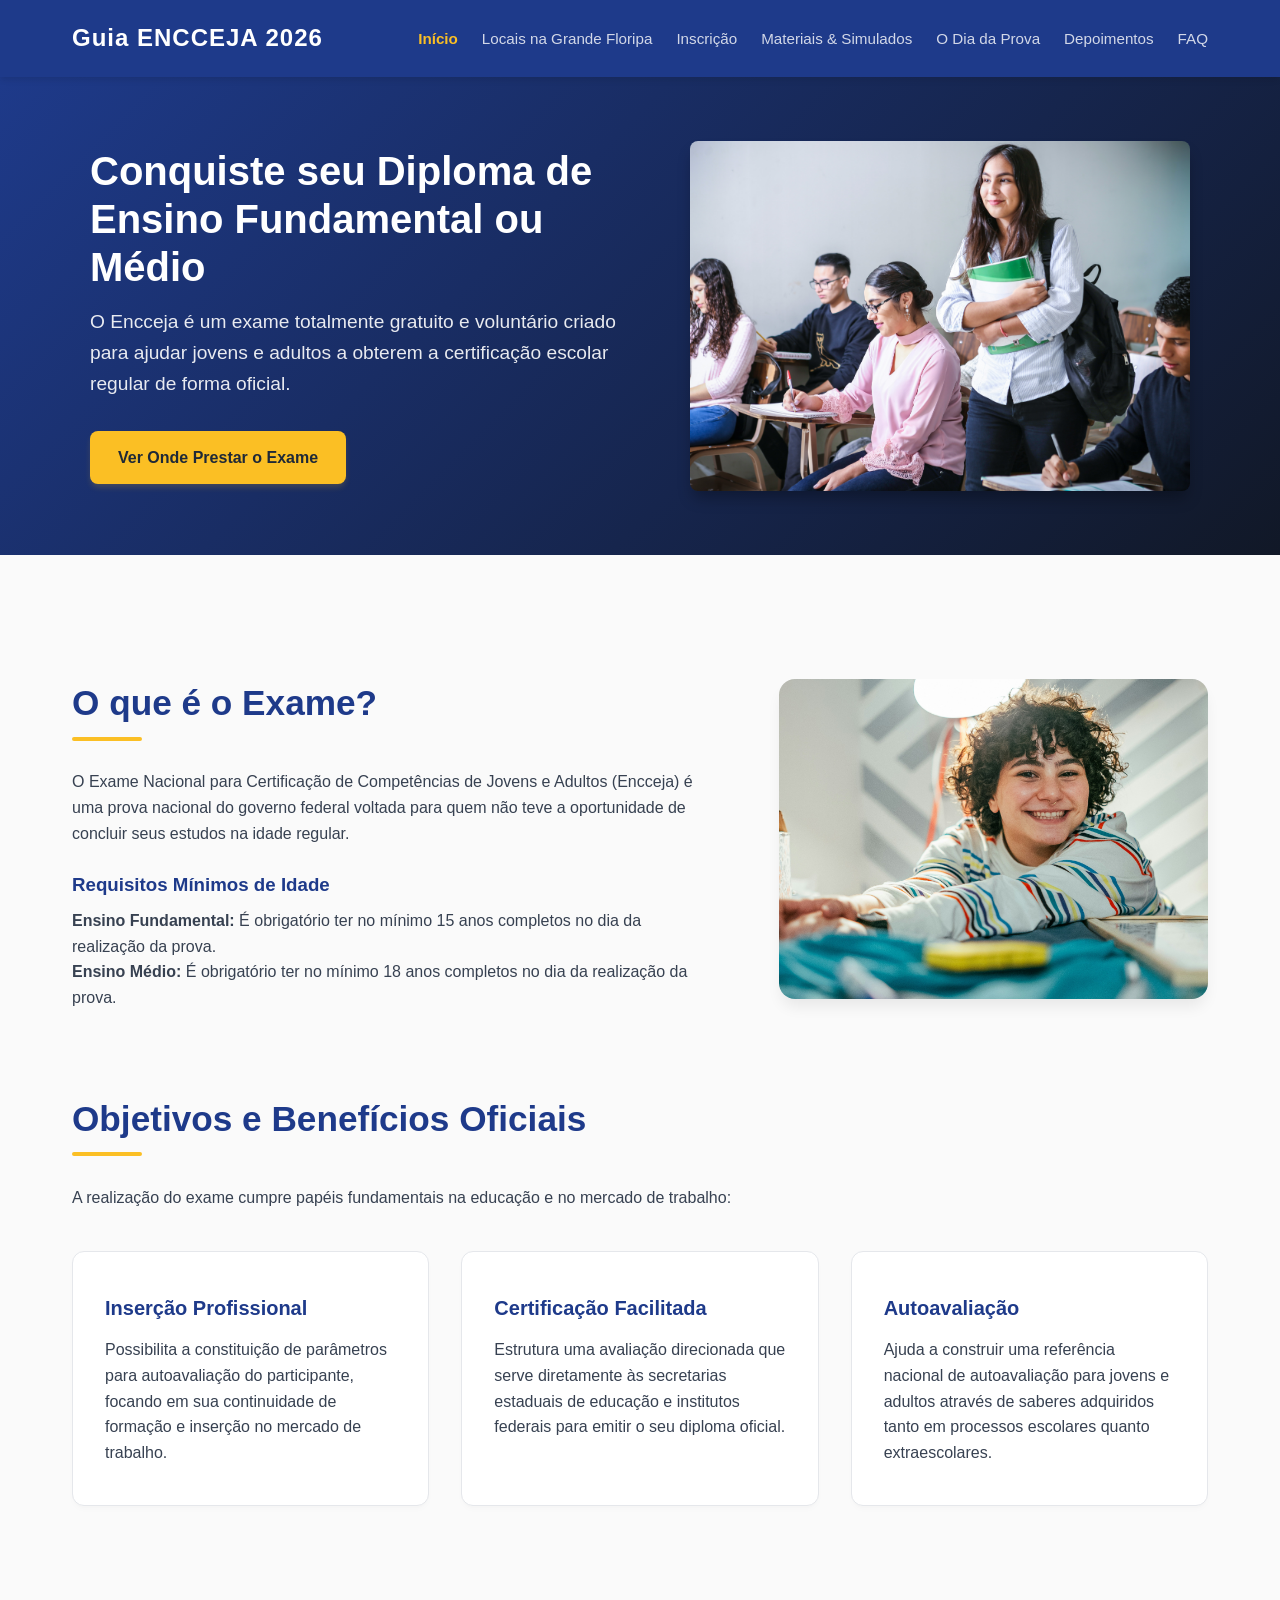
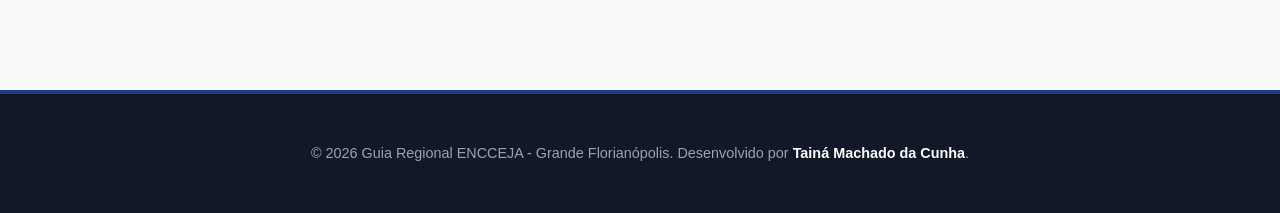
<file: index.html>
<!DOCTYPE html>
<html lang="pt-BR">
<head>
    <meta charset="UTF-8">
    <meta name="viewport" content="width=device-width, initial-scale=1.0">
    <title>Guia ENCCEJA - Página Inicial</title>
    <link rel="stylesheet" href="css/estilo.css">
</head>
<body>

    <header>
        <div class="nav-container">
            <a href="index.html"><h1>Guia ENCCEJA 2026</h1></a>
            <nav>
                <ul class="nav-menu">
                    <li><a href="index.html" class="active">Início</a></li>
                    <li><a href="locais.html">Locais na Grande Floripa</a></li>
                    <li><a href="inscricao.html">Inscrição</a></li>
                    <li><a href="materiais.html">Materiais & Simulados</a></li>
                    <li><a href="prova.html">O Dia da Prova</a></li>
                    <li><a href="depoimentos.html">Depoimentos</a></li>
                    <li><a href="faq.html">FAQ</a></li>
                </ul>
            </nav>
        </div>
    </header>

    <div class="hero">
        <div class="hero-content">
            <h2>Conquiste seu Diploma de Ensino Fundamental ou Médio</h2>
            <p>O Encceja é um exame totalmente gratuito e voluntário criado para ajudar jovens e adultos a obterem a certificação escolar regular de forma oficial.</p>
            <a href="locais.html" class="btn">Ver Onde Prestar o Exame</a>
        </div>
        <div class="hero-image-wrapper">
            <img src="aluno.jpg" alt="Alunos estudando para o exame" class="hero-image">
        </div>
    </div>

    <div class="container">
        <section class="split-section">
            <div class="split-text">
                <h2 class="section-title">O que é o Exame?</h2>
                <p>O Exame Nacional para Certificação de Competências de Jovens e Adultos (Encceja) é uma prova nacional do governo federal voltada para quem não teve a oportunidade de concluir seus estudos na idade regular.</p>
                
                <h3 style="margin-top: 1.5rem; color: #1E3A8A;">Requisitos Mínimos de Idade</h3>
                <p style="margin-top: 0.5rem;"><strong>Ensino Fundamental:</strong> É obrigatório ter no mínimo 15 anos completos no dia da realização da prova.</p>
                <p><strong>Ensino Médio:</strong> É obrigatório ter no mínimo 18 anos completos no dia da realização da prova.</p>
            </div>
            <div class="split-image-wrapper">
                <img src="mulherFeliz.jpg" alt="Estudante feliz com a conquista do diploma" class="split-image">
            </div>
        </section>

        <section style="margin-top: 2rem;">
            <h2 class="section-title">Objetivos e Benefícios Oficiais</h2>
            <p>A realização do exame cumpre papéis fundamentais na educação e no mercado de trabalho:</p>
            <div class="grid-container">
                <div class="card">
                    <h4>Inserção Profissional</h4>
                    <p>Possibilita a constituição de parâmetros para autoavaliação do participante, focando em sua continuidade de formação e inserção no mercado de trabalho.</p>
                </div>
                <div class="card">
                    <h4>Certificação Facilitada</h4>
                    <p>Estrutura uma avaliação direcionada que serve diretamente às secretarias estaduais de educação e institutos federais para emitir o seu diploma oficial.</p>
                </div>
                <div class="card">
                    <h4>Autoavaliação</h4>
                    <p>Ajuda a construir uma referência nacional de autoavaliação para jovens e adultos através de saberes adquiridos tanto em processos escolares quanto extraescolares.</p>
                </div>
            </div>
        </section>
    </div>

    <footer>
        <p>&copy; 2026 Guia Regional ENCCEJA - Grande Florianópolis. Desenvolvido por <strong>Tainá Machado da Cunha</strong>.</p>
    </footer>

</body>
</html>
</file>
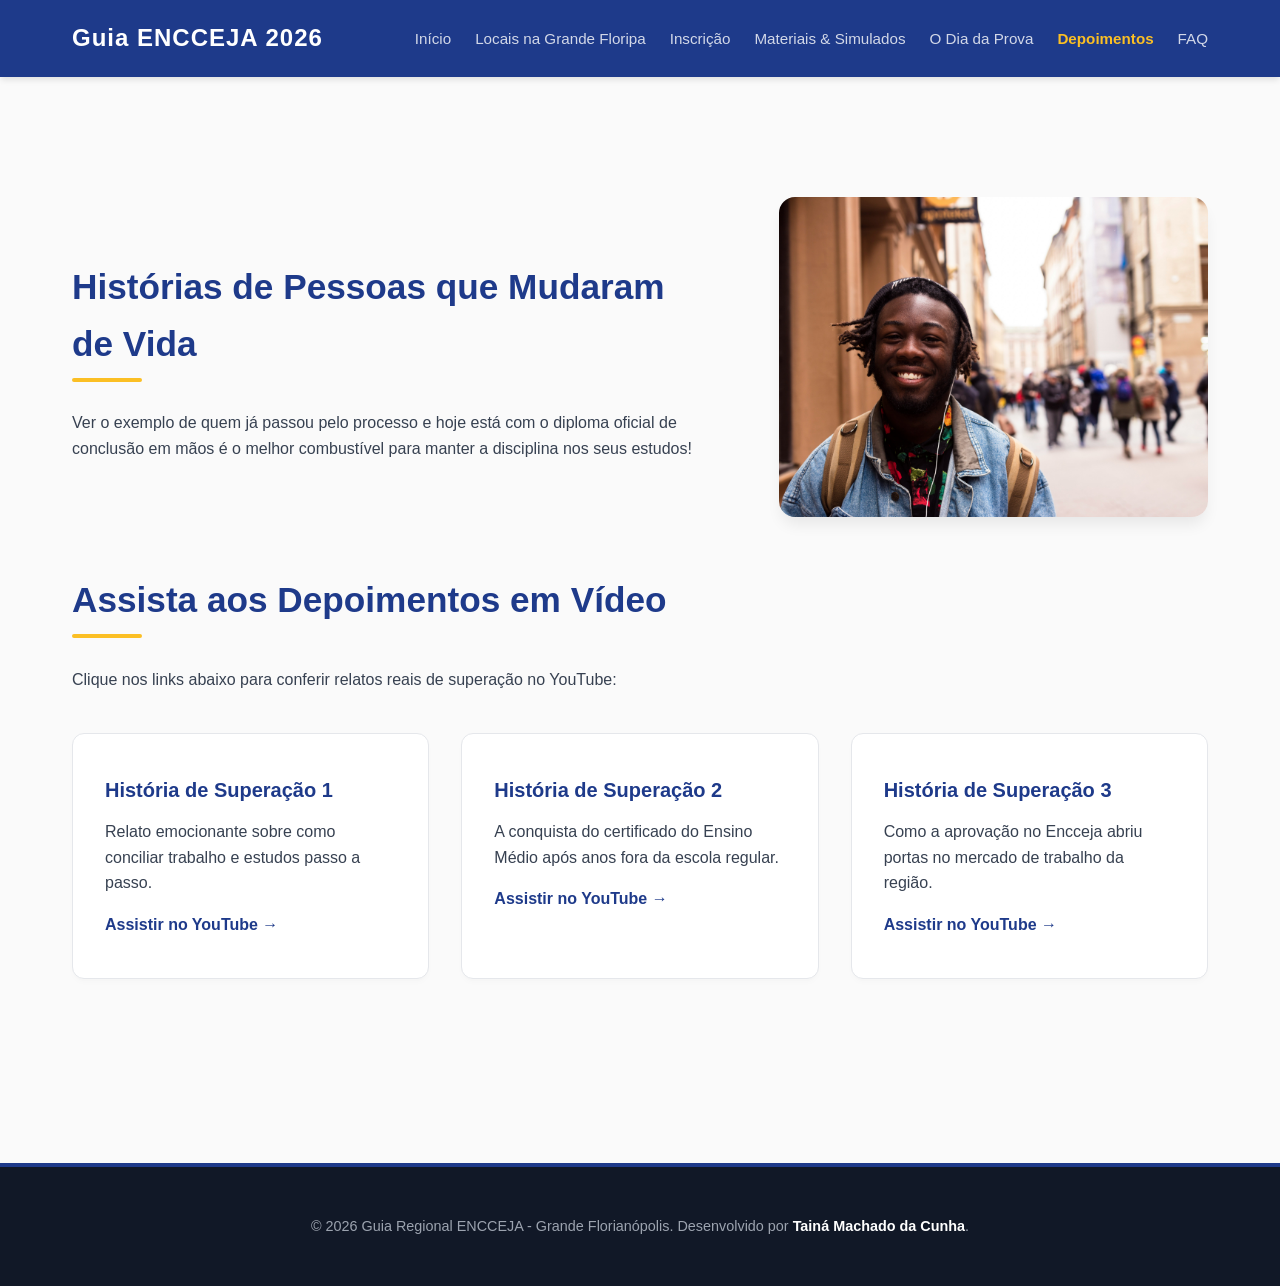
<file: depoimentos.html>
<!DOCTYPE html>
<html lang="pt-BR">
<head>
    <meta charset="UTF-8">
    <meta name="viewport" content="width=device-width, initial-scale=1.0">
    <title>Histórias de Sucesso e Depoimentos</title>
    <link rel="stylesheet" href="css/estilo.css">
</head>
<body>

    <header>
        <div class="nav-container">
            <a href="index.html"><h1>Guia ENCCEJA 2026</h1></a>
            <nav>
                <ul class="nav-menu">
                   <li><a href="index.html">Início</a></li>
                    <li><a href="locais.html">Locais na Grande Floripa</a></li>
                    <li><a href="inscricao.html">Inscrição</a></li>
                    <li><a href="materiais.html">Materiais & Simulados</a></li>
                    <li><a href="prova.html">O Dia da Prova</a></li>
                    <li><a href="depoimentos.html" class="active">Depoimentos</a></li>
                    <li><a href="faq.html">FAQ</a></li>
                </ul>
            </nav>
        </div>
    </header>

    <div class="container">
        <section class="split-section">
            <div class="split-text">
                <h2 class="section-title">Histórias de Pessoas que Mudaram de Vida</h2>
                <p>Ver o exemplo de quem já passou pelo processo e hoje está com o diploma oficial de conclusão em mãos é o melhor combustível para manter a disciplina nos seus estudos!</p>
            </div>
            <div class="split-image-wrapper">
                <img src="homemFeliz.jpg" alt="Estudante aprovado com sucesso" class="split-image">
            </div>
        </section>

        <section>
            <h2 class="section-title">Assista aos Depoimentos em Vídeo</h2>
            <p>Clique nos links abaixo para conferir relatos reais de superação no YouTube:</p>
            
            <div class="grid-container">
                <div class="card">
                    <h4>História de Superação 1</h4>
                    <p>Relato emocionante sobre como conciliar trabalho e estudos passo a passo.</p>
                    <a href="https://youtu.be/ZC_rlOU1AcQ?si=OFwSfkQn_tKAQerJ" target="_blank" style="color: #1E3A8A; font-weight: bold; display: block; margin-top: 1rem;">Assistir no YouTube →</a>
                </div>
                <div class="card">
                    <h4>História de Superação 2</h4>
                    <p>A conquista do certificado do Ensino Médio após anos fora da escola regular.</p>
                    <a href="https://youtu.be/uUY8FVKooxU?si=T9qXF6eELVMPBtID" target="_blank" style="color: #1E3A8A; font-weight: bold; display: block; margin-top: 1rem;">Assistir no YouTube →</a>
                </div>
                <div class="card">
                    <h4>História de Superação 3</h4>
                    <p>Como a aprovação no Encceja abriu portas no mercado de trabalho da região.</p>
                    <a href="https://youtu.be/GnOQK8-oYls?si=NPKYJdvwulje_Hsr" target="_blank" style="color: #1E3A8A; font-weight: bold; display: block; margin-top: 1rem;">Assistir no YouTube →</a>
                </div>
            </div>
        </section>
    </div>

    <footer>
        <p>&copy; 2026 Guia Regional ENCCEJA - Grande Florianópolis. Desenvolvido por <strong>Tainá Machado da Cunha</strong>.</p>
    </footer>

</body>
</html>
</file>
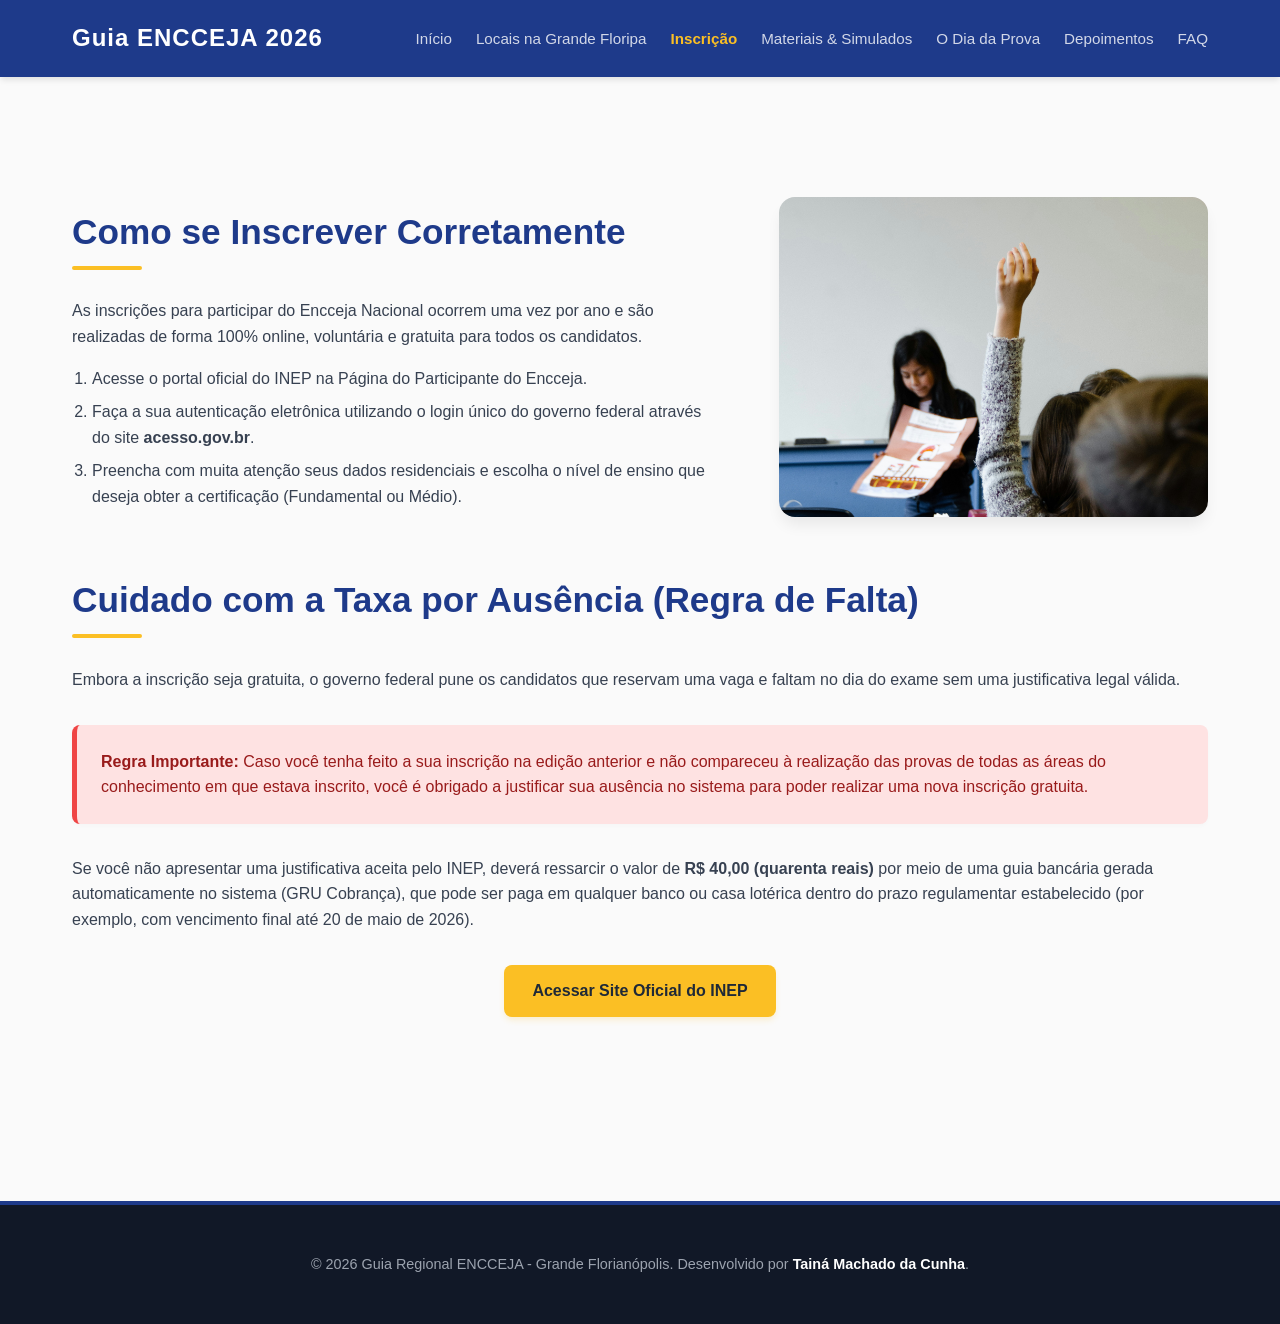
<file: inscricao.html>
<!DOCTYPE html>
<html lang="pt-BR">
<head>
    <meta charset="UTF-8">
    <meta name="viewport" content="width=device-width, initial-scale=1.0">
    <title>Inscrições e Regras de Isenção</title>
    <link rel="stylesheet" href="css/estilo.css">
</head>
<body>

    <header>
        <div class="nav-container">
            <div class="logo"><h1>Guia ENCCEJA 2026</h1></div>
            <nav>
                <ul class="nav-menu">
                    <li><a href="index.html">Início</a></li>
                    <li><a href="locais.html">Locais na Grande Floripa</a></li>
                    <li><a href="inscricao.html" class="active" >Inscrição</a></li>
                    <li><a href="materiais.html">Materiais & Simulados</a></li>
                    <li><a href="prova.html">O Dia da Prova</a></li>
                    <li><a href="depoimentos.html">Depoimentos</a></li>
                    <li><a href="faq.html">FAQ</a></li>
                </ul>
            </nav>
        </div>
    </header>

    <div class="container">
        <section class="split-section">
            <div class="split-text">
                <h2 class="section-title">Como se Inscrever Corretamente</h2>
                <p>As inscrições para participar do Encceja Nacional ocorrem uma vez por ano e são realizadas de forma 100% online, voluntária e gratuita para todos os candidatos.</p>
                
                <ol style="margin-left: 1.25rem; margin-top: 1rem;">
                    <li style="margin-bottom: 0.5rem;">Acesse o portal oficial do INEP na Página do Participante do Encceja.</li>
                    <li style="margin-bottom: 0.5rem;">Faça a sua autenticação eletrônica utilizando o login único do governo federal através do site <strong>acesso.gov.br</strong>.</li>
                    <li style="margin-bottom: 0.5rem;">Preencha com muita atenção seus dados residenciais e escolha o nível de ensino que deseja obter a certificação (Fundamental ou Médio).</li>
                </ol>
            </div>
            <div class="split-image-wrapper">
                <img src="alunoLevantandoAMaoDuvida.jpg" alt="Preste atenção nos prazos e taxas" class="split-image">
            </div>
        </section>

        <section>
            <h2 class="section-title">Cuidado com a Taxa por Ausência (Regra de Falta)</h2>
            <p>Embora a inscrição seja gratuita, o governo federal pune os candidatos que reservam uma vaga e faltam no dia do exame sem uma justificativa legal válida.</p>
            
            <div class="alerta" style="background-color: #FEE2E2; border-left-color: #EF4444; color: #991B1B;">
                <strong>Regra Importante:</strong> Caso você tenha feito a sua inscrição na edição anterior e não compareceu à realização das provas de todas as áreas do conhecimento em que estava inscrito, você é obrigado a justificar sua ausência no sistema para poder realizar uma nova inscrição gratuita.
            </div>

            <p>Se você não apresentar uma justificativa aceita pelo INEP, deverá ressarcir o valor de <strong>R$ 40,00 (quarenta reais)</strong> por meio de uma guia bancária gerada automaticamente no sistema (GRU Cobrança), que pode ser paga em qualquer banco ou casa lotérica dentro do prazo regulamentar estabelecido (por exemplo, com vencimento final até 20 de maio de 2026).</p>
            
            <div style="margin-top: 2rem; text-align: center;">
                <a href="https://www.gov.br/inep/pt-br/areas-de-atuacao/avaliacao-e-exames-educacionais/encceja" target="_blank" class="btn">Acessar Site Oficial do INEP</a>
            </div>
        </section>
    </div>

    <footer>
        <p>&copy; 2026 Guia Regional ENCCEJA - Grande Florianópolis. Desenvolvido por <strong>Tainá Machado da Cunha</strong>.</p>
    </footer>

</body>
</html>
</file>
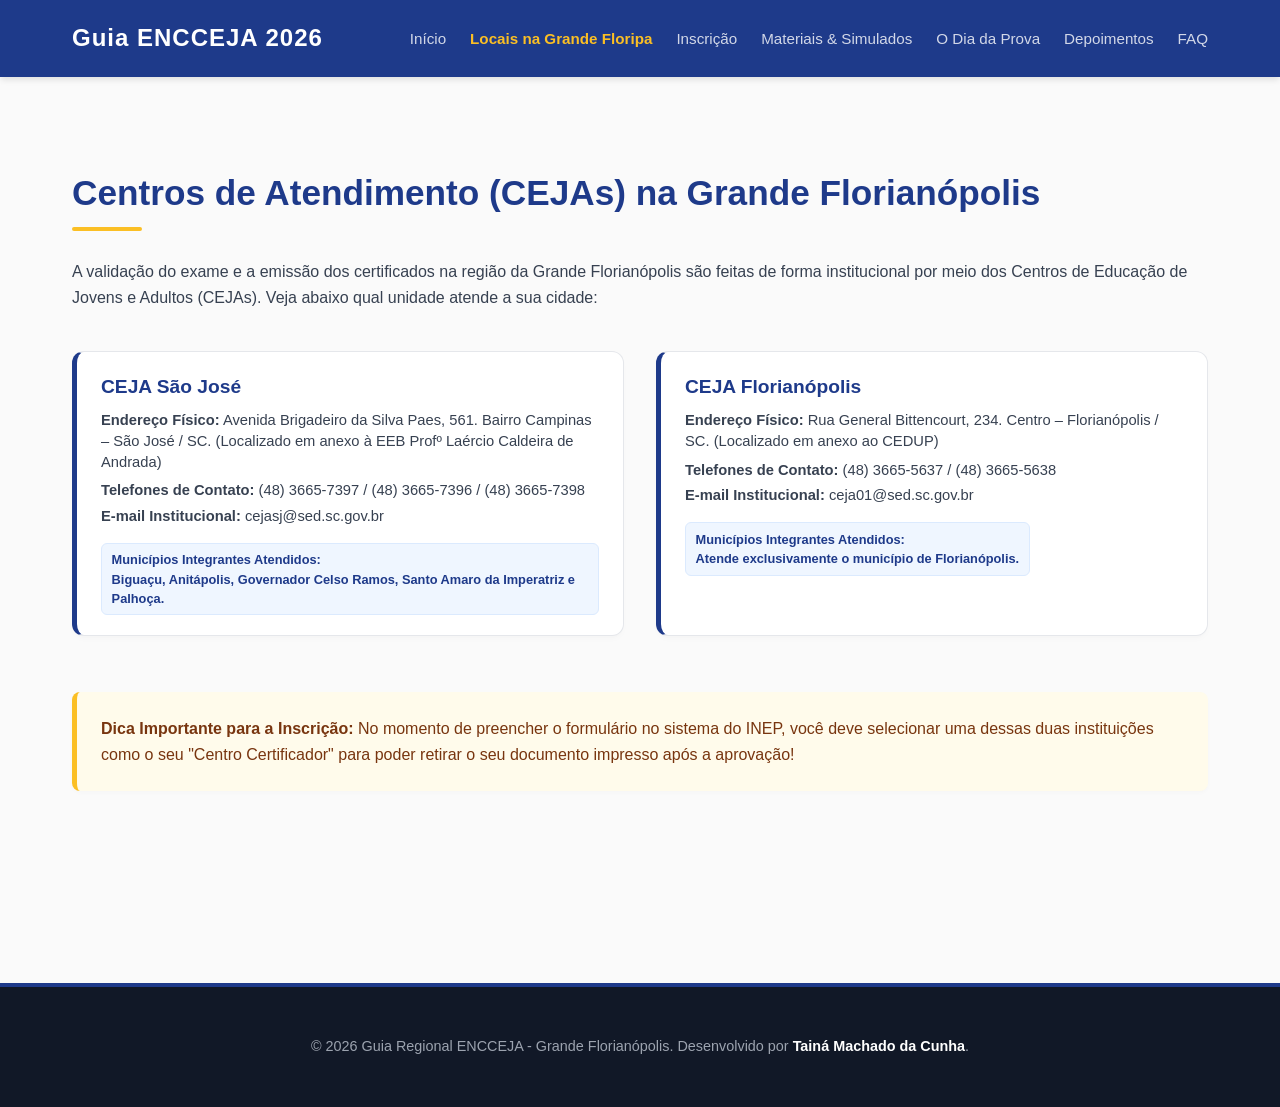
<file: locais.html>
<!DOCTYPE html>
<html lang="pt-BR">
<head>
    <meta charset="UTF-8">
    <meta name="viewport" content="width=device-width, initial-scale=1.0">
    <title>Locais de Exame - Grande Florianópolis</title>
    <link rel="stylesheet" href="css/estilo.css">
</head>
<body>

    <header>
        <div class="nav-container">
            <a href="index.html"><h1>Guia ENCCEJA 2026</h1></a>
            <nav>
                <ul class="nav-menu">
                    <li><a href="index.html">Início</a></li>
                    <li><a href="locais.html" class="active">Locais na Grande Floripa</a></li>
                    <li><a href="inscricao.html">Inscrição</a></li>
                    <li><a href="materiais.html">Materiais & Simulados</a></li>
                    <li><a href="prova.html">O Dia da Prova</a></li>
                    <li><a href="depoimentos.html">Depoimentos</a></li>
                    <li><a href="faq.html">FAQ</a></li>
                </ul>
            </nav>
        </div>
    </header>

    <div class="container">
        <section>
            <h2 class="section-title">Centros de Atendimento (CEJAs) na Grande Florianópolis</h2>
            <p>A validação do exame e a emissão dos certificados na região da Grande Florianópolis são feitas de forma institucional por meio dos Centros de Educação de Jovens e Adultos (CEJAs). Veja abaixo qual unidade atende a sua cidade:</p>
            
            <div class="grid-container" style="grid-template-columns: repeat(auto-fit, minmax(450px, 1fr));">
                
                <div class="card card-local">
                    <h3>CEJA São José</h3>
                    <p><strong>Endereço Físico:</strong> Avenida Brigadeiro da Silva Paes, 561. Bairro Campinas – São José / SC. (Localizado em anexo à EEB Profº Laércio Caldeira de Andrada)</p>
                    <p style="margin-top: 0.5rem;"><strong>Telefones de Contato:</strong> (48) 3665-7397 / (48) 3665-7396 / (48) 3665-7398</p>
                    <p><strong>E-mail Institucional:</strong> cejasj@sed.sc.gov.br</p>
                    
                    <div class="badge">
                        <strong>Municípios Integrantes Atendidos:</strong><br>
                        Biguaçu, Anitápolis, Governador Celso Ramos, Santo Amaro da Imperatriz e Palhoça.
                    </div>
                </div>

                <div class="card card-local">
                    <h3>CEJA Florianópolis</h3>
                    <p><strong>Endereço Físico:</strong> Rua General Bittencourt, 234. Centro – Florianópolis / SC. (Localizado em anexo ao CEDUP)</p>
                    <p style="margin-top: 0.5rem;"><strong>Telefones de Contato:</strong> (48) 3665-5637 / (48) 3665-5638</p>
                    <p><strong>E-mail Institucional:</strong> ceja01@sed.sc.gov.br</p>
                    
                    <div class="badge">
                        <strong>Municípios Integrantes Atendidos:</strong><br>
                        Atende exclusivamente o município de Florianópolis.
                    </div>
                </div>

            </div>
        </section>

        <div class="alerta">
            <strong>Dica Importante para a Inscrição:</strong> No momento de preencher o formulário no sistema do INEP, você deve selecionar uma dessas duas instituições como o seu "Centro Certificador" para poder retirar o seu documento impresso após a aprovação!
        </div>
    </div>

    <footer>
        <p>&copy; 2026 Guia Regional ENCCEJA - Grande Florianópolis. Desenvolvido por <strong>Tainá Machado da Cunha</strong>.</p>
    </footer>

</body>
</html>
</file>
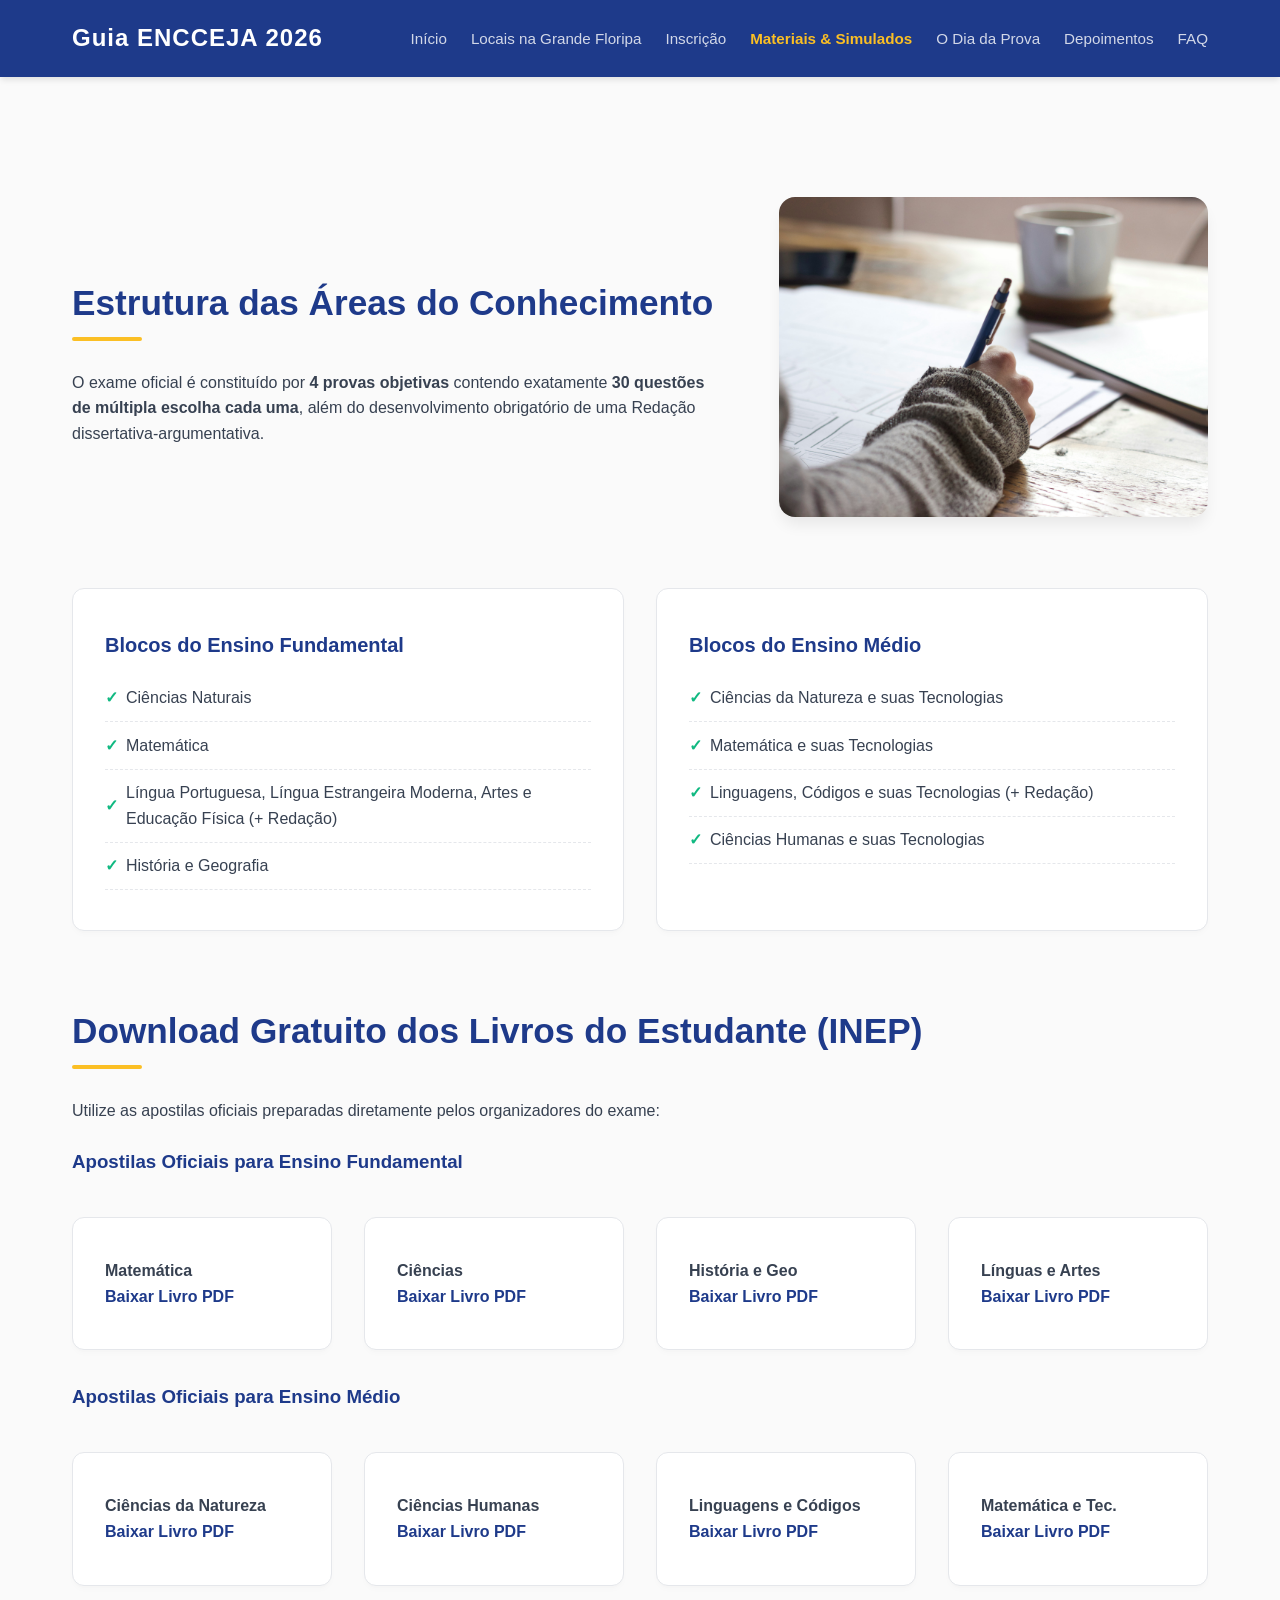
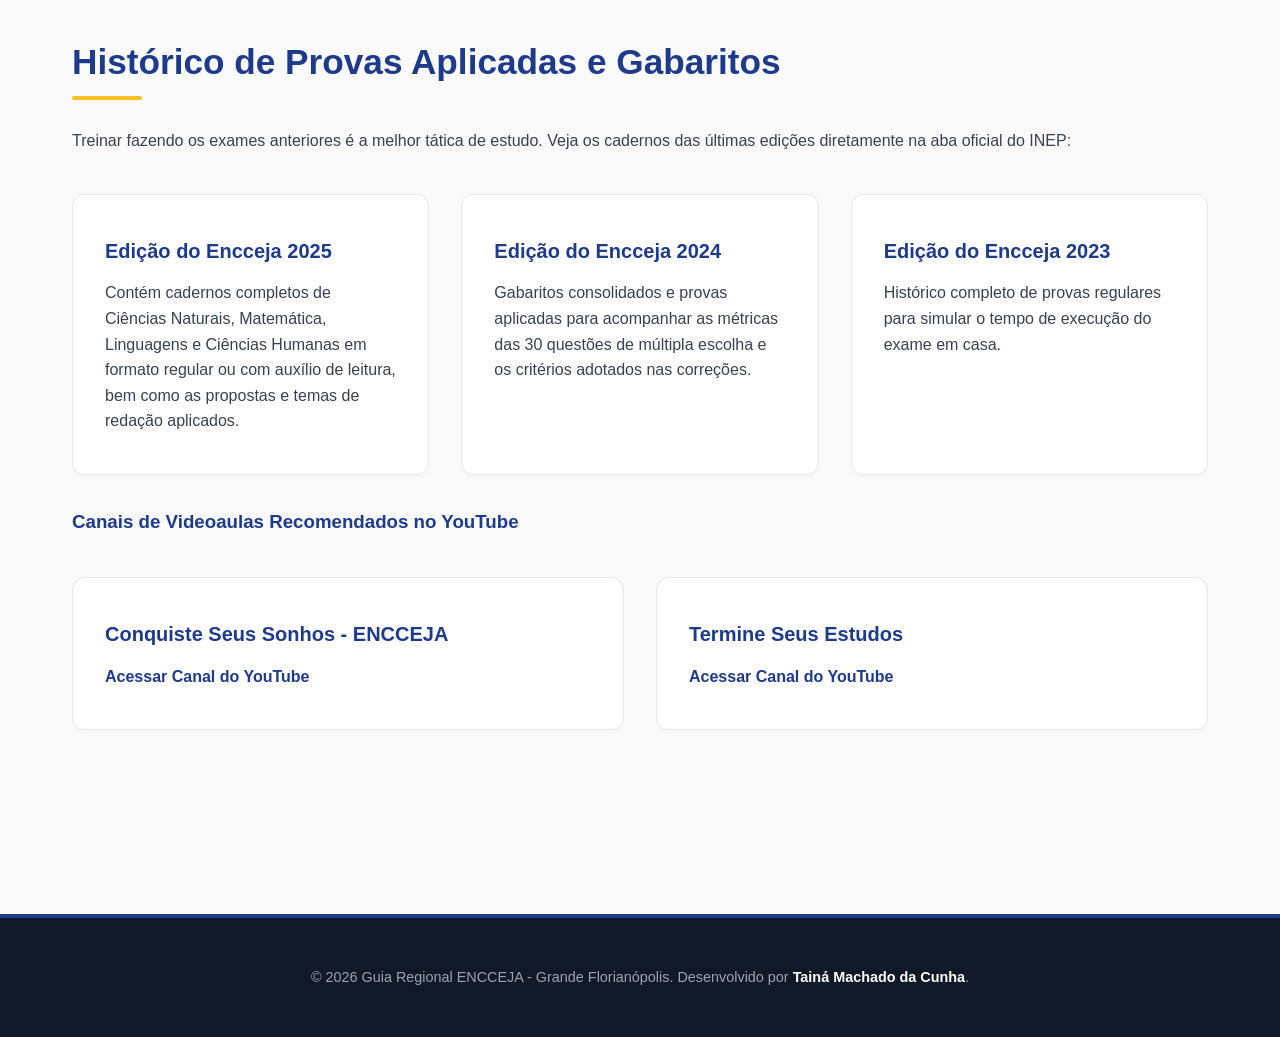
<file: materiais.html>
<!DOCTYPE html>
<html lang="pt-BR">
<head>
    <meta charset="UTF-8">
    <meta name="viewport" content="width=device-width, initial-scale=1.0">
    <title>Conteúdo das Provas e Apostilas Oficiais</title>
    <link rel="stylesheet" href="css/estilo.css">
</head>
<body>

    <header>
        <div class="nav-container">
            <a href="index.html"><h1>Guia ENCCEJA 2026</h1></a>
            <nav>
                <ul class="nav-menu">
                    <li><a href="index.html">Início</a></li>
                    <li><a href="locais.html">Locais na Grande Floripa</a></li>
                    <li><a href="inscricao.html">Inscrição</a></li>
                    <li><a href="materiais.html" class="active">Materiais & Simulados</a></li>
                    <li><a href="prova.html">O Dia da Prova</a></li>
                    <li><a href="depoimentos.html">Depoimentos</a></li>
                    <li><a href="faq.html">FAQ</a></li>
                </ul>
            </nav>
        </div>
    </header>

    <div class="container">
        <section class="split-section">
            <div class="split-text">
                <h2 class="section-title">Estrutura das Áreas do Conhecimento</h2>
                <p>O exame oficial é constituído por <strong>4 provas objetivas</strong> contendo exatamente <strong>30 questões de múltipla escolha cada uma</strong>, além do desenvolvimento obrigatório de uma Redação dissertativa-argumentativa.</p>
            </div>
            <div class="split-image-wrapper">
                <img src="pessoaEstudando.jpg" alt="Estudante anotando matérias" class="split-image">
            </div>
        </section>

        <div class="grid-container">
            <div class="card">
                <h3>Blocos do Ensino Fundamental</h3>
                <ul class="materia-lista">
                    <li>Ciências Naturais</li>
                    <li>Matemática</li>
                    <li>Língua Portuguesa, Língua Estrangeira Moderna, Artes e Educação Física (+ Redação)</li>
                    <li>História e Geografia</li>
                </ul>
            </div>
            <div class="card">
                <h3>Blocos do Ensino Médio</h3>
                <ul class="materia-lista">
                    <li>Ciências da Natureza e suas Tecnologias</li>
                    <li>Matemática e suas Tecnologias</li>
                    <li>Linguagens, Códigos e suas Tecnologias (+ Redação)</li>
                    <li>Ciências Humanas e suas Tecnologias</li>
                </ul>
            </div>
        </div>

        <section style="margin-top: 3rem;">
            <h2 class="section-title">Download Gratuito dos Livros do Estudante (INEP)</h2>
            <p>Utilize as apostilas oficiais preparadas diretamente pelos organizadores do exame:</p>
            
            <h3 style="margin-top: 1.5rem; color: #1E3A8A;">Apostilas Oficiais para Ensino Fundamental</h3>
            <div class="grid-container" style="grid-template-columns: repeat(auto-fit, minmax(230px, 1fr));">
                <div class="card"><p><strong>Matemática</strong></p><a href="http://download.inep.gov.br/educacao_basica/encceja/material_estudo/livro_estudante/matematica_ens_fund.pdf" style="color: #1E3A8A; font-weight: bold;">Baixar Livro PDF</a></div>
                <div class="card"><p><strong>Ciências</strong></p><a href="http://download.inep.gov.br/educacao_basica/encceja/material_estudo/livro_estudante/ciencias_fund.pdf" style="color: #1E3A8A; font-weight: bold;">Baixar Livro PDF</a></div>
                <div class="card"><p><strong>História e Geo</strong></p><a href="http://download.inep.gov.br/educacao_basica/encceja/material_estudo/livro_estudante/historia_e_geografia.pdf" style="color: #1E3A8A; font-weight: bold;">Baixar Livro PDF</a></div>
                <div class="card"><p><strong>Línguas e Artes</strong></p><a href="http://download.inep.gov.br/educacao_basica/encceja/material_estudo/livro_estudante/lingua_portuguesa.pdf" style="color: #1E3A8A; font-weight: bold;">Baixar Livro PDF</a></div>
            </div>

            <h3 style="margin-top: 2rem; color: #1E3A8A;">Apostilas Oficiais para Ensino Médio</h3>
            <div class="grid-container" style="grid-template-columns: repeat(auto-fit, minmax(230px, 1fr));">
                <div class="card"><p><strong>Ciências da Natureza</strong></p><a href="http://download.inep.gov.br/educacao_basica/encceja/material_estudo/livro_estudante/ciencias_naturais_em_br.pdf" style="color: #1E3A8A; font-weight: bold;">Baixar Livro PDF</a></div>
                <div class="card"><p><strong>Ciências Humanas</strong></p><a href="http://download.inep.gov.br/educacao_basica/encceja/material_estudo/livro_estudante/ciencias_humanas_em_br.pdf" style="color: #1E3A8A; font-weight: bold;">Baixar Livro PDF</a></div>
                <div class="card"><p><strong>Linguagens e Códigos</strong></p><a href="http://download.inep.gov.br/educacao_basica/encceja/material_estudo/livro_estudante/linguagens_codigos_em_br.pdf" style="color: #1E3A8A; font-weight: bold;">Baixar Livro PDF</a></div>
                <div class="card"><p><strong>Matemática e Tec.</strong></p><a href="http://download.inep.gov.br/educacao_basica/encceja/material_estudo/livro_estudante/encceja_matematica_ens_medio.pdf" style="color: #1E3A8A; font-weight: bold;">Baixar Livro PDF</a></div>
            </div>
        </section>

        <section>
            <h2 class="section-title">Histórico de Provas Aplicadas e Gabaritos</h2>
            <p>Treinar fazendo os exames anteriores é a melhor tática de estudo. Veja os cadernos das últimas edições diretamente na aba oficial do INEP:</p>
            <div class="grid-container">
                <div class="card">
                    <h4>Edição do Encceja 2025</h4>
                    <p>Contém cadernos completos de Ciências Naturais, Matemática, Linguagens e Ciências Humanas em formato regular ou com auxílio de leitura, bem como as propostas e temas de redação aplicados.</p>
                </div>
                <div class="card">
                    <h4>Edição do Encceja 2024</h4>
                    <p>Gabaritos consolidados e provas aplicadas para acompanhar as métricas das 30 questões de múltipla escolha e os critérios adotados nas correções.</p>
                </div>
                <div class="card">
                    <h4>Edição do Encceja 2023</h4>
                    <p>Histórico completo de provas regulares para simular o tempo de execução do exame em casa.</p>
                </div>
            </div>

            <h3 style="margin-top: 2rem; color: #1E3A8A;">Canais de Videoaulas Recomendados no YouTube</h3>
            <div class="grid-container">
                <div class="card">
                    <h4>Conquiste Seus Sonhos - ENCCEJA</h4>
                    <a href="https://www.youtube.com/@ConquisteSeusSonhosENCCEJA" target="_blank" style="color: #1E3A8A; font-weight: bold;">Acessar Canal do YouTube</a>
                </div>
                <div class="card">
                    <h4>Termine Seus Estudos</h4>
                    <a href="https://www.youtube.com/@TermineSeusEstudos" target="_blank" style="color: #1E3A8A; font-weight: bold;">Acessar Canal do YouTube</a>
                </div>
            </div>
        </section>
    </div>

    <footer>
        <p>&copy; 2026 Guia Regional ENCCEJA - Grande Florianópolis. Desenvolvido por <strong>Tainá Machado da Cunha</strong>.</p>
    </footer>

</body>
</html>
</file>
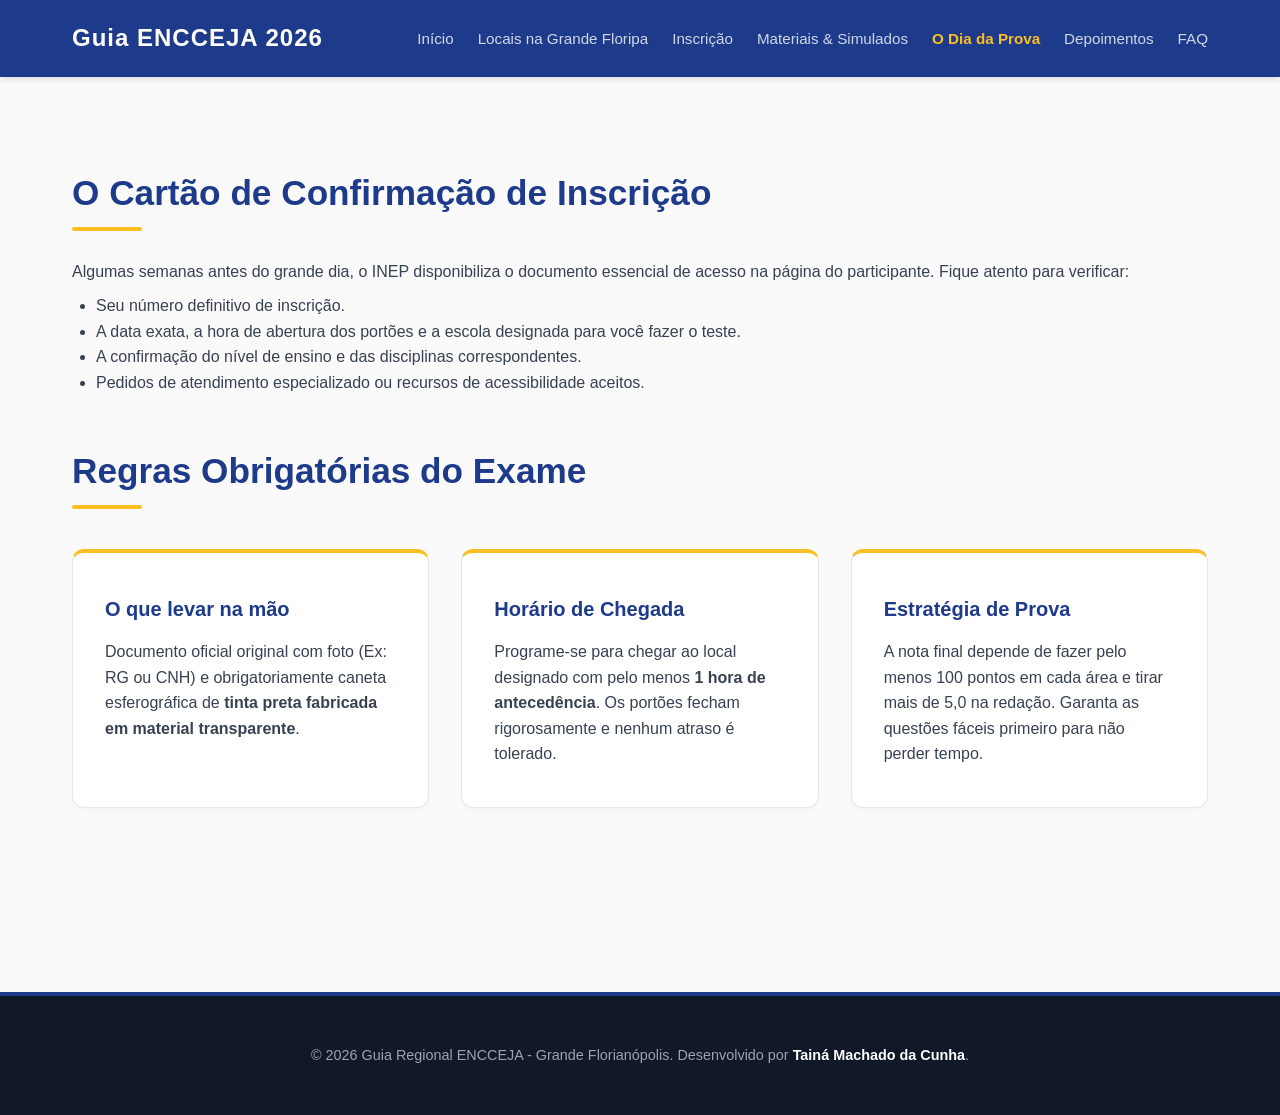
<file: prova.html>
<!DOCTYPE html>
<html lang="pt-BR">
<head>
    <meta charset="UTF-8">
    <meta name="viewport" content="width=device-width, initial-scale=1.0">
    <title>O que levar e Dicas para o Dia da Prova</title>
    <link rel="stylesheet" href="css/estilo.css">
</head>
<body>

    <header>
        <div class="nav-container">
            <a href="index.html"><h1>Guia ENCCEJA 2026</h1></a>
            <nav>
                <ul class="nav-menu">
                    <li><a href="index.html">Início</a></li>
                    <li><a href="locais.html">Locais na Grande Floripa</a></li>
                    <li><a href="inscricao.html">Inscrição</a></li>
                    <li><a href="materiais.html">Materiais & Simulados</a></li>
                    <li><a href="prova.html" class="active">O Dia da Prova</a></li>
                    <li><a href="depoimentos.html">Depoimentos</a></li>
                    <li><a href="faq.html">FAQ</a></li>
                </ul>
            </nav>
        </div>
    </header>

    <div class="container">
        <section>
            <h2 class="section-title">O Cartão de Confirmação de Inscrição</h2>
            <p>Algumas semanas antes do grande dia, o INEP disponibiliza o documento essencial de acesso na página do participante. Fique atento para verificar:</p>
            <ul style="margin-left: 1.5rem; margin-top: 0.5rem;">
                <li>Seu número definitivo de inscrição.</li>
                <li>A data exata, a hora de abertura dos portões e a escola designada para você fazer o teste.</li>
                <li>A confirmação do nível de ensino e das disciplinas correspondentes.</li>
                <li>Pedidos de atendimento especializado ou recursos de acessibilidade aceitos.</li>
            </ul>
        </section>

        <section>
            <h2 class="section-title">Regras Obrigatórias do Exame</h2>
            <div class="grid-container">
                <div class="card" style="border-top: 4px solid #FBBF24;">
                    <h4>O que levar na mão</h4>
                    <p>Documento oficial original com foto (Ex: RG ou CNH) e obrigatoriamente caneta esferográfica de <strong>tinta preta fabricada em material transparente</strong>.</p>
                </div>
                <div class="card" style="border-top: 4px solid #FBBF24;">
                    <h4>Horário de Chegada</h4>
                    <p>Programe-se para chegar ao local designado com pelo menos <strong>1 hora de antecedência</strong>. Os portões fecham rigorosamente e nenhum atraso é tolerado.</p>
                </div>
                <div class="card" style="border-top: 4px solid #FBBF24;">
                    <h4>Estratégia de Prova</h4>
                    <p>A nota final depende de fazer pelo menos 100 pontos em cada área e tirar mais de 5,0 na redação. Garanta as questões fáceis primeiro para não perder tempo.</p>
                </div>
            </div>
        </section>
    </div>

    <footer>
        <p>&copy; 2026 Guia Regional ENCCEJA - Grande Florianópolis. Desenvolvido por <strong>Tainá Machado da Cunha</strong>.</p>
    </footer>

</body>
</html>
</file>
<file: css/estilo.css>
* {
    margin: 0;
    padding: 0;
    box-sizing: border-box;
    font-family: 'Segoe UI', Tahoma, Geneva, Verdana, sans-serif;
}

body {
    background-color: #FAFAFA;
    color: #374151;
    line-height: 1.6;
}

a {
    text-decoration: none;
    color: inherit;
}

header {
    background-color: #1E3A8A;
    color: #FFFFFF;
    position: sticky;
    top: 0;
    z-index: 1000;
    box-shadow: 0 4px 6px -1px rgba(0, 0, 0, 0.1);
}

.nav-container {
    max-width: 1200px;
    margin: 0 auto;
    display: flex;
    justify-content: space-between;
    align-items: center;
    padding: 1.2rem 2rem;
}

.nav-container > a {
    display: inline-block;
    color: #FFFFFF;
    text-decoration: none;
}

.logo h1, .nav-container > a h1 {
    font-size: 1.5rem;
    font-weight: 800;
    letter-spacing: 1px;
    color: #FFFFFF;
}

.nav-menu {
    display: flex;
    list-style: none;
    gap: 1.5rem;
    flex-wrap: wrap;
    align-items: center;
}

.nav-menu a {
    font-size: 0.95rem;
    font-weight: 500;
    color: rgba(255, 255, 255, 0.8);
    transition: color 0.2s ease;
}

.nav-menu a:hover {
    color: #FFFFFF; 
}

.nav-menu a.active {
    color: #FBBF24 !important;
    font-weight: 700;
}

.hero {
    background: linear-gradient(135deg, #1E3A8A 0%, #111827 100%);
    color: #FFFFFF;
    display: flex;
    align-items: center;
    justify-content: center;
    width: 100%;
    padding: 4rem 2rem;
}

.hero-content {
    flex: 1;
    max-width: 550px;
    margin-left: auto;
    padding-right: 1rem;
}

.hero-image-wrapper {
    flex: 1;
    display: flex;
    justify-content: flex-end; 
    max-width: 550px;
    margin-right: auto;
    padding-left: 1rem;
}

.hero h2 {
    font-size: 2.5rem;
    margin-bottom: 1rem;
    font-weight: 800;
    line-height: 1.2;
}

.hero p {
    font-size: 1.2rem;
    margin-bottom: 2rem;
    opacity: 0.9;
}

.hero-image {
    width: 100%;
    max-width: 500px;
    height: 350px;
    object-fit: cover;
    border-radius: 0.5rem;
    box-shadow: 0 10px 15px -3px rgba(0, 0, 0, 0.3);
}

.container {
    max-width: 1200px;
    margin: 0 auto;
    padding: 4rem 2rem;
}

section {
    padding: 1.5rem 0;
}

h2.section-title {
    color: #1E3A8A;
    font-size: 2.2rem;
    margin-bottom: 1.8rem;
    position: relative;
    padding-bottom: 0.6rem;
    font-weight: 700;
}

h2.section-title::after {
    content: '';
    position: absolute;
    left: 0;
    bottom: 0;
    width: 70px;
    height: 4px;
    background-color: #FBBF24;
    border-radius: 2px;
}

.btn {
    background-color: #FBBF24;
    color: #1F2937;
    padding: 0.85rem 1.75rem;
    font-weight: 700;
    border-radius: 0.5rem;
    display: inline-block;
    transition: all 0.2s ease;
    border: none;
    cursor: pointer;
    box-shadow: 0 4px 6px -1px rgba(251, 191, 36, 0.2);
}

.btn:hover {
    transform: translateY(-2px);
    background-color: #F59E0B;
    box-shadow: 0 10px 15px -3px rgba(251, 191, 36, 0.3);
}

.alerta {
    background-color: #FFFBEB;
    border-left: 5px solid #FBBF24;
    color: #78350F;
    padding: 1.5rem;
    margin: 2rem 0;
    border-radius: 0.5rem;
    box-shadow: 0 2px 4px rgba(0,0,0,0.02);
}

.split-section {
    display: flex;
    gap: 4rem;
    align-items: center;
    margin-top: 2rem;
}

.split-text {
    flex: 1.2;
}

.split-image-wrapper {
    flex: 0.8;
}

.split-image {
    width: 100%;
    height: 320px;
    object-fit: cover;
    border-radius: 1rem;
    box-shadow: 0 10px 15px -3px rgba(0,0,0,0.08);
}

.grid-container {
    display: grid;
    grid-template-columns: repeat(auto-fit, minmax(300px, 1fr));
    gap: 2rem;
    margin-top: 2.5rem;
}

.card {
    background-color: #FFFFFF;
    padding: 2.5rem 2rem;
    border-radius: 0.75rem;
    box-shadow: 0 4px 6px -1px rgba(0,0,0,0.02), 0 2px 4px -1px rgba(0,0,0,0.01);
    border: 1px solid #E5E7EB;
    transition: transform 0.3s ease, box-shadow 0.3s ease;
}

.card:hover {
    transform: translateY(-5px);
    box-shadow: 0 20px 25px -5px rgba(0, 0, 0, 0.05);
}

.card h3, .card h4 {
    color: #1E3A8A;
    margin-bottom: 0.85rem;
    font-size: 1.25rem;
}

.badge {
    background-color: #EFF6FF;
    color: #1E3A8A;
    padding: 0.5rem 0.8rem;
    border-radius: 0.375rem;
    font-size: 0.85rem;
    font-weight: bold;
    display: inline-block;
    margin-top: 1.25rem;
    line-height: 1.5;
    border: 1px solid #DBEAFE;
}

.cronograma-table {
    width: 100%;
    border-collapse: collapse;
    margin-top: 2rem;
    background-color: #FFFFFF;
    border-radius: 0.5rem;
    overflow: hidden;
    box-shadow: 0 4px 6px rgba(0,0,0,0.02);
}

.cronograma-table th, .cronograma-table td {
    border: 1px solid #E5E7EB;
    padding: 1.25rem;
    text-align: left;
}

.cronograma-table th {
    background-color: #1E3A8A;
    color: #FFFFFF;
    font-weight: 600;
}

.cronograma-table tr:nth-child(even) {
    background-color: #F9FAFB;
}

.materia-lista {
    list-style: none;
    margin-top: 0.75rem;
}

.materia-lista li {
    padding: 0.65rem 0;
    border-bottom: 1px dashed #E5E7EB;
    display: flex;
    align-items: center;
    gap: 0.5rem;
}

.materia-lista li::before {
    content: "✓";
    color: #10B981;
    font-weight: bold;
}

footer {
    background-color: #111827;
    color: #9CA3AF;
    text-align: center;
    padding: 3rem 2rem;
    margin-top: 6rem;
    font-size: 0.9rem;
    border-top: 4px solid #1E3A8A;
}

footer strong {
    color: #FFFFFF;
}

@media (max-width: 768px) {
    header {
        position: relative;
    }
    
    .nav-container {
        flex-direction: column;
        padding: 1rem;
        height: auto;
    }
    
    .nav-menu {
        gap: 1rem;
        margin-top: 1rem;
        justify-content: center;
    }

    .nav-menu a {
        padding: 0.5rem 0;
        height: auto;
    }
    
    .hero {
        padding: 3rem 1.5rem;
        flex-direction: column;
        text-align: center;
    }
    
    .hero-content, .hero-image-wrapper {
        max-width: 100%;
        padding: 0;
    }

    .split-section {
        flex-direction: column;
    }
    
    .hero-image, .split-image {
        max-width: 100%;
        height: 250px;
    }

    .hero h2 {
        font-size: 2rem;
    }
}

.grid-container .card.card-local {
    padding: 1.25rem 1.5rem !important;
    border-left: 5px solid #1E3A8A;
    min-height: auto !important;
}

.grid-container .card.card-local h3 {
    margin-top: 0 !important;
    margin-bottom: 0.5rem !important;
    font-size: 1.2rem !important;
}

.grid-container .card.card-local p {
    font-size: 0.92rem !important;
    margin-bottom: 0.3rem !important;
    line-height: 1.4 !important;
}

.grid-container .card.card-local .badge {
    margin-top: 0.75rem !important;
    padding: 0.4rem 0.6rem !important;
    font-size: 0.8rem !important;
}
</file>
